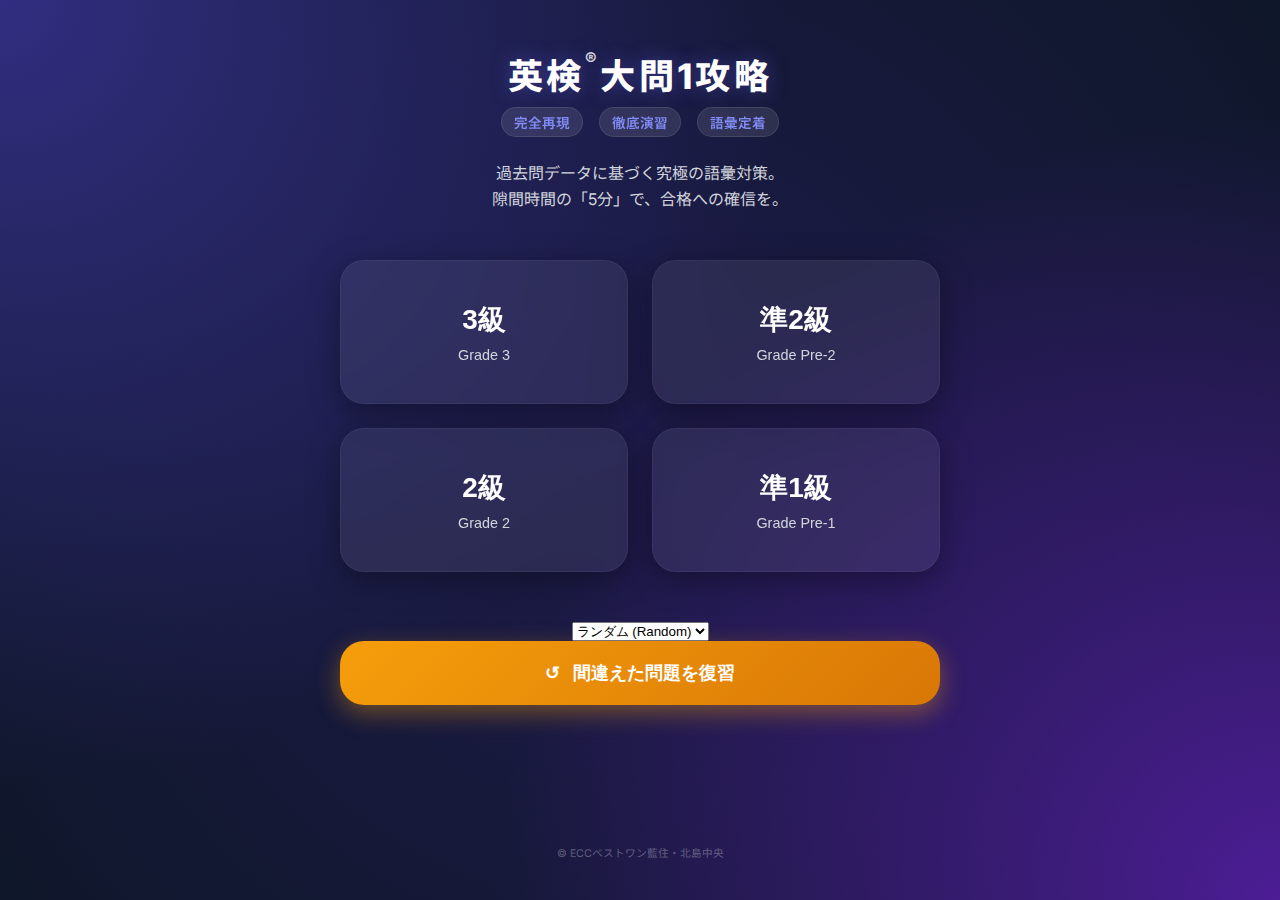
<file: index.html>
<!DOCTYPE html>
<html lang="ja">

<head>
    <meta charset="UTF-8">
    <meta name="viewport" content="width=device-width, initial-scale=1.0">
    <title>英検過去問演習 - Eiken Practice</title>
    <link rel="stylesheet" href="style.css">
    <link rel="preconnect" href="https://fonts.googleapis.com">
    <link rel="preconnect" href="https://fonts.gstatic.com" crossorigin>
    <link
        href="https://fonts.googleapis.com/css2?family=Inter:wght@400;600;700&family=Noto+Sans+JP:wght@400;500;700&display=swap"
        rel="stylesheet">
</head>

<body>
    <div id="app">
        <!-- Views will be rendered here -->
        <header class="app-header">
            <h1 id="app-title">英検<sup>®</sup>大問1攻略</h1>
            <div class="hero-tags">
                <span class="hero-tag">完全再現</span>
                <span class="hero-tag">徹底演習</span>
                <span class="hero-tag">語彙定着</span>
            </div>
            <p class="hero-desc">過去問データに基づく究極の語彙対策。<br>隙間時間の「5分」で、合格への確信を。</p>
        </header>

        <main id="main-container" class="container">
            <!-- Home View -->
            <div id="home-view" class="view active">
                <div class="grade-grid">
                    <button class="grade-card" data-grade="3">
                        <span class="grade-label">3級</span>
                        <span class="grade-sub">Grade 3</span>
                    </button>
                    <button class="grade-card" data-grade="pre-2">
                        <span class="grade-label">準2級</span>
                        <span class="grade-sub">Grade Pre-2</span>
                    </button>
                    <button class="grade-card" data-grade="2">
                        <span class="grade-label">2級</span>
                        <span class="grade-sub">Grade 2</span>
                    </button>
                    <button class="grade-card" data-grade="pre-1">
                        <span class="grade-label">準1級</span>
                        <span class="grade-sub">Grade Pre-1</span>
                    </button>
                </div>

                <div id="review-container" class="review-container hidden">
                    <div class="review-controls">
                        <select id="review-order" class="review-select">
                            <option value="random">ランダム (Random)</option>
                            <option value="sequential">追加順 (Sequential)</option>
                        </select>
                        <button id="review-btn" class="review-btn">
                            <span class="review-icon">↺</span>
                            間違えた問題を復習
                        </button>
                    </div>
                    <p id="mistakes-count" class="mistakes-count"></p>
                </div>
            </div>

            <!-- Settings View -->
            <div id="settings-view" class="view hidden">
                <div class="settings-card">
                    <h2 id="settings-title" class="settings-title">設定 (Settings)</h2>

                    <div class="settings-form">
                        <!-- Year Selection -->
                        <div class="form-group">
                            <label>
                                実施年度 (Year/Session)
                                <span id="setting-available-count" class="badge-count"></span>
                            </label>
                            <select id="setting-year" class="form-control">
                                <option value="all">すべて (All)</option>
                                <!-- Examples will be populated dynamically -->
                            </select>
                        </div>

                        <!-- Range Selection -->
                        <div class="form-group">
                            <label>問題ID範囲 (ID Range)</label>
                            <div class="range-inputs">
                                <input type="number" id="setting-range-start" class="form-control"
                                    placeholder="Start (e.g. 1)" min="1">
                                <span>～</span>
                                <input type="number" id="setting-range-end" class="form-control" placeholder="End"
                                    min="1">
                            </div>
                            <p class="helper-text">※空欄の場合は全範囲になります</p>
                        </div>

                        <!-- Order Selection -->
                        <div class="form-group">
                            <label>出題順 (Order)</label>
                            <select id="setting-order" class="form-control">
                                <option value="id">ID順 (Sequential)</option>
                                <option value="random">ランダム (Random)</option>
                            </select>
                        </div>

                        <!-- Count Selection -->
                        <div class="form-group">
                            <label>出題数 (Question Count)</label>
                            <select id="setting-count" class="form-control">
                                <option value="10">10問</option>
                                <option value="20">20問</option>
                                <option value="all">すべて</option>
                            </select>
                        </div>
                    </div>

                    <div class="settings-actions">
                        <button id="settings-back-btn" class="nav-btn">戻る</button>
                        <button id="quiz-start-btn" class="start-btn">テスト開始 (Start)</button>
                    </div>
                </div>
            </div>

            <!-- Quiz View -->
            <div id="quiz-view" class="view hidden">
                <div class="quiz-header">
                    <button id="home-btn" class="icon-btn">
                        <svg width="24" height="24" viewBox="0 0 24 24" fill="none" xmlns="http://www.w3.org/2000/svg">
                            <path d="M19 12H5" stroke="currentColor" stroke-width="2" stroke-linecap="round"
                                stroke-linejoin="round" />
                            <path d="M12 19L5 12L12 5" stroke="currentColor" stroke-width="2" stroke-linecap="round"
                                stroke-linejoin="round" />
                        </svg>
                        ホーム
                    </button>
                    <div class="progress-display">
                        <span id="current-grade-display">2級</span> | <span id="progress-text">1 / 10</span>
                    </div>
                </div>

                <div class="question-card">
                    <div class="question-content">
                        <p id="question-text">Loading question...</p>
                    </div>

                    <div id="options-container" class="options-grid">
                        <!-- Options will be injected here -->
                    </div>

                    <div id="feedback-section" class="feedback-section hidden">
                        <div id="result-badge" class="result-badge">
                            <!-- Correct/Incorrect -->
                        </div>
                        <div class="explanation-box">
                            <h4>解説</h4>
                            <p id="explanation-text">Explanation goes here.</p>
                        </div>
                    </div>

                    <div class="card-footer-meta">
                        <span id="question-source"></span>
                    </div>
                </div>

                <div class="quiz-footer">
                    <button id="prev-btn" class="nav-btn" disabled>前へ</button>
                    <button id="next-btn" class="nav-btn">次へ</button>
                </div>
            </div>
        </main>

        <footer class="app-footer">
            <small>&copy; ECCベストワン藍住・北島中央</small>
        </footer>
    </div>
    <script src="data.js"></script>
    <script src="app.js"></script>
</body>

</html>
</file>
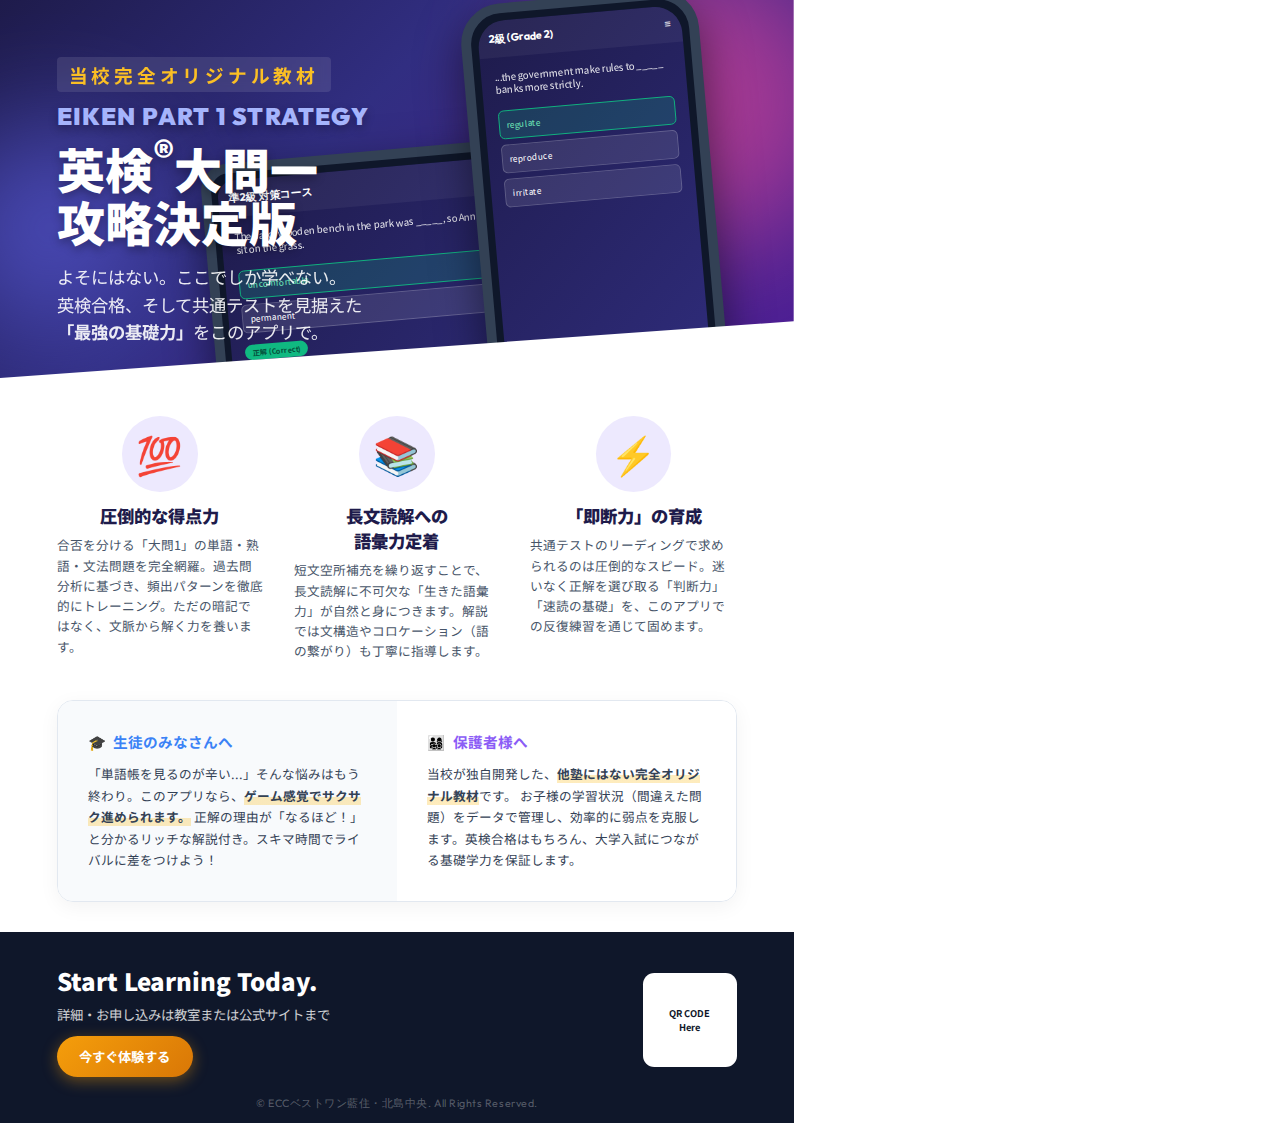
<file: flyer.html>
<!DOCTYPE html>
<html lang="ja">

<head>
    <meta charset="UTF-8">
    <meta name="viewport" content="width=device-width, initial-scale=1.0">
    <title>英検大問一攻略決定版 - 公式アプリ案内</title>
    <link rel="preconnect" href="https://fonts.googleapis.com">
    <link rel="preconnect" href="https://fonts.gstatic.com" crossorigin>
    <link
        href="https://fonts.googleapis.com/css2?family=Noto+Sans+JP:wght@400;700;900&family=Outfit:wght@700&display=swap"
        rel="stylesheet">
    <style>
        /* A4 Reset & Base Styles */
        @page {
            size: A4;
            margin: 0;
        }

        * {
            box-sizing: border-box;
            -webkit-print-color-adjust: exact;
            print-color-adjust: exact;
        }

        body {
            margin: 0;
            padding: 0;
            width: 210mm;
            height: 297mm;
            /* Exact A4 height */
            font-family: 'Noto Sans JP', sans-serif;
            background: #fff;
            color: #1e293b;
            overflow: hidden;
            display: flex;
            flex-direction: column;
            justify-content: space-between;
        }

        /* Hero Section */
        .hero {
            background: linear-gradient(135deg, #1e1b4b 0%, #312e81 40%, #4c1d95 100%);
            color: white;
            padding: 15mm 15mm 0 15mm;
            position: relative;
            overflow: hidden;
            height: 100mm;
            /* Fixed height for Hero */
            flex-shrink: 0;
            clip-path: polygon(0 0, 100% 0, 100% 85%, 0 100%);
        }

        /* Abstract Glass Background Elements */
        .glass-orb {
            position: absolute;
            border-radius: 50%;
            filter: blur(60px);
            opacity: 0.6;
        }

        .orb-1 {
            width: 300px;
            height: 300px;
            background: #ec4899;
            top: -50px;
            right: -50px;
        }

        .orb-2 {
            width: 200px;
            height: 200px;
            background: #6366f1;
            bottom: 50px;
            left: -50px;
        }

        .header-content {
            position: relative;
            z-index: 10;
        }

        .tagline {
            font-size: 14pt;
            font-weight: 700;
            letter-spacing: 0.2em;
            color: #fbbf24;
            /* Amber 400 */
            margin-bottom: 3mm;
            display: inline-block;
            background: rgba(255, 255, 255, 0.1);
            padding: 4px 12px;
            border-radius: 4px;
            backdrop-filter: blur(4px);
        }

        h1 {
            font-size: 36pt;
            line-height: 1.1;
            margin: 0 0 4mm 0;
            font-weight: 900;
            text-shadow: 0 4px 10px rgba(0, 0, 0, 0.3);
        }

        h1 span {
            color: #a5b4fc;
            font-size: 0.5em;
            display: block;
            margin-bottom: 1mm;
            font-family: 'Outfit', sans-serif;
            letter-spacing: 0.05em;
        }

        .sublead {
            font-size: 13pt;
            line-height: 1.6;
            margin-bottom: 2mm;
            opacity: 0.9;
            max-width: 60%;
        }

        /* Device Mockups (CSS Only) */
        .mockup-container {
            display: flex;
            gap: 20px;
            position: absolute;
            right: 15mm;
            bottom: -5mm;
            transform: translateY(12%) rotate(-5deg) scale(0.9);
            transform-origin: bottom right;
        }

        /* Phone Outline */
        .phone-mockup {
            width: 70mm;
            height: 140mm;
            background: #0f172a;
            border-radius: 12mm;
            border: 3mm solid #334155;
            padding: 2mm;
            box-shadow: 0 20px 50px rgba(0, 0, 0, 0.5);
            position: relative;
            z-index: 20;
        }

        /* Tablet Outline */
        .tablet-mockup {
            width: 120mm;
            height: 90mm;
            background: #0f172a;
            border-radius: 8mm;
            border: 3mm solid #334155;
            padding: 2mm;
            box-shadow: 0 20px 50px rgba(0, 0, 0, 0.5);
            position: absolute;
            left: -80mm;
            top: 40mm;
            z-index: 10;
        }

        .screen {
            width: 100%;
            height: 100%;
            background: linear-gradient(135deg, #1e1b4b, #312e81);
            border-radius: 8mm;
            /* inner radius */
            overflow: hidden;
            position: relative;
            display: flex;
            flex-direction: column;
        }

        .tablet-mockup .screen {
            border-radius: 5mm;
        }

        /* Fake UI inside Mockups */
        .app-header {
            padding: 12px;
            background: rgba(255, 255, 255, 0.05);
            font-family: 'Outfit', sans-serif;
            color: white;
            font-weight: bold;
            font-size: 9pt;
            display: flex;
            justify-content: space-between;
        }

        .app-body {
            padding: 15px;
            color: white;
            flex: 1;
        }

        .q-text {
            font-size: 8pt;
            line-height: 1.4;
            margin-bottom: 15px;
            opacity: 0.9;
        }

        .opt-btn {
            background: rgba(255, 255, 255, 0.1);
            border: 1px solid rgba(255, 255, 255, 0.2);
            padding: 8px;
            margin-bottom: 6px;
            border-radius: 6px;
            font-size: 7pt;
            display: flex;
            justify-content: space-between;
        }

        .opt-btn.correct {
            background: rgba(16, 185, 129, 0.2);
            border-color: #10b981;
            color: #6ee7b7;
        }

        .badge {
            display: inline-block;
            background: #10b981;
            color: #064e3b;
            padding: 3px 8px;
            border-radius: 10px;
            font-size: 6pt;
            font-weight: bold;
            margin-bottom: 8px;
        }

        /* Features Section */
        .features {
            padding: 5mm 15mm;
            display: grid;
            grid-template-columns: 1fr 1fr 1fr;
            gap: 8mm;
            flex-grow: 1;
            align-content: center;
        }

        .feature-card {
            text-align: center;
        }

        .feature-icon {
            font-size: 28pt;
            margin-bottom: 3mm;
            color: #4c1d95;
            background: #ede9fe;
            width: 20mm;
            height: 20mm;
            line-height: 20mm;
            border-radius: 50%;
            display: inline-block;
        }

        .feature-title {
            font-weight: 900;
            font-size: 13pt;
            color: #1e1b4b;
            margin-bottom: 2mm;
        }

        .feature-desc {
            font-size: 9.5pt;
            line-height: 1.6;
            color: #475569;
            text-align: left;
        }

        /* Message Section (Grid) */
        .message-section {
            display: grid;
            grid-template-columns: 1fr 1fr;
            gap: 0;
            margin: 0 15mm 8mm 15mm;
            border-radius: 16px;
            overflow: hidden;
            box-shadow: 0 5px 20px rgba(0, 0, 0, 0.05);
            border: 1px solid #e2e8f0;
            flex-shrink: 0;
        }

        .msg-box {
            padding: 8mm;
        }

        .msg-student {
            background: #f8fafc;
        }

        .msg-parent {
            background: #fff;
        }

        .msg-title {
            font-size: 11pt;
            font-weight: 700;
            margin-bottom: 3mm;
            display: flex;
            align-items: center;
            gap: 2mm;
        }

        .msg-title.student {
            color: #3b82f6;
        }

        .msg-title.parent {
            color: #8b5cf6;
        }

        .msg-text {
            font-size: 9.5pt;
            line-height: 1.7;
            color: #334155;
        }

        .highlight {
            background: linear-gradient(180deg, transparent 60%, rgba(251, 191, 36, 0.3) 60%);
            font-weight: bold;
        }

        /* Footer / CTA */
        .footer {
            background: #0f172a;
            color: white;
            padding: 8mm 15mm 12mm 15mm;
            /* Extra bottom padding for aesthetic balance */
            width: 100%;
            display: flex;
            justify-content: space-between;
            align-items: center;
            flex-shrink: 0;
            position: relative;
        }

        .footer-left h2 {
            font-size: 18pt;
            margin: 0 0 2mm 0;
            font-weight: 900;
        }

        .footer-left p {
            margin: 0;
            opacity: 0.8;
            font-size: 10pt;
        }

        .cta-badge {
            background: linear-gradient(135deg, #f59e0b 0%, #d97706 100%);
            color: white;
            padding: 3mm 6mm;
            font-weight: 700;
            border-radius: 50px;
            text-decoration: none;
            display: inline-block;
            margin-top: 3mm;
            box-shadow: 0 4px 15px rgba(245, 158, 11, 0.4);
            font-size: 10pt;
        }

        .qr-placeholder {
            background: white;
            width: 25mm;
            height: 25mm;
            border-radius: 3mm;
            display: flex;
            align-items: center;
            justify-content: center;
            color: #0f172a;
            font-weight: bold;
            font-size: 7pt;
            text-align: center;
        }

        .footer-copyright {
            position: absolute;
            bottom: 3mm;
            left: 0;
            width: 100%;
            text-align: center;
            font-size: 8pt;
            color: rgba(255, 255, 255, 0.3);
            font-family: 'Outfit', sans-serif;
            letter-spacing: 0.05em;
        }
    </style>
</head>

<body>

    <!-- Hero Header -->
    <div class="hero">
        <div class="glass-orb orb-1"></div>
        <div class="glass-orb orb-2"></div>

        <div class="header-content">
            <div class="tagline">当校完全オリジナル教材</div>
            <h1>
                <span>EIKEN PART 1 STRATEGY</span>
                英検<sup>®</sup>大問一<br>攻略決定版
            </h1>
            <div class="sublead">
                よそにはない。ここでしか学べない。<br>
                英検合格、そして共通テストを見据えた<br>
                <strong>「最強の基礎力」</strong>をこのアプリで。
            </div>
        </div>

        <!-- CSS Mockups -->
        <div class="mockup-container">
            <!-- Tablet -->
            <div class="tablet-mockup">
                <div class="screen">
                    <div class="app-header">
                        <span>準2級 対策コース</span>
                        <span>...</span>
                    </div>
                    <div class="app-body">
                        <div class="q-text">
                            The hard, wooden bench in the park was _____, so Anna and Cathy decided to sit on the grass.
                        </div>
                        <div class="opt-btn correct">
                            <span>uncomfortable</span>
                            <span>不快な</span>
                        </div>
                        <div class="opt-btn">
                            <span>permanent</span>
                            <span>永続的な</span>
                        </div>
                        <div class="badge">正解 (Correct)</div>
                        <div style="font-size:7pt; line-height:1.4; opacity:0.8;">
                            公園の硬い木製のベンチは<br>不快な／心地よくないだったので...
                        </div>
                    </div>
                </div>
            </div>

            <!-- Phone -->
            <div class="phone-mockup">
                <div class="screen">
                    <div class="app-header">
                        <span>2級 (Grade 2)</span>
                        <span>≡</span>
                    </div>
                    <div class="app-body">
                        <div class="q-text">
                            ...the government make rules to _____ banks more strictly.
                        </div>
                        <div class="opt-btn correct">
                            <span>regulate</span>
                        </div>
                        <div class="opt-btn">
                            <span>reproduce</span>
                        </div>
                        <div class="opt-btn">
                            <span>irritate</span>
                        </div>
                    </div>
                </div>
            </div>
        </div>
    </div>

    <!-- Features -->
    <div class="features">
        <div class="feature-card">
            <div class="feature-icon">💯</div>
            <div class="feature-title">圧倒的な得点力</div>
            <div class="feature-desc">
                合否を分ける「大問1」の単語・熟語・文法問題を完全網羅。過去問分析に基づき、頻出パターンを徹底的にトレーニング。ただの暗記ではなく、文脈から解く力を養います。
            </div>
        </div>
        <div class="feature-card">
            <div class="feature-icon">📚</div>
            <div class="feature-title">長文読解への<br>語彙力定着</div>
            <div class="feature-desc">
                短文空所補充を繰り返すことで、長文読解に不可欠な「生きた語彙力」が自然と身につきます。解説では文構造やコロケーション（語の繋がり）も丁寧に指導します。
            </div>
        </div>
        <div class="feature-card">
            <div class="feature-icon">⚡</div>
            <div class="feature-title">「即断力」の育成</div>
            <div class="feature-desc">
                共通テストのリーディングで求められるのは圧倒的なスピード。迷いなく正解を選び取る「判断力」「速読の基礎」を、このアプリでの反復練習を通じて固めます。
            </div>
        </div>
    </div>

    <!-- Target Audience Messages -->
    <div class="message-section">
        <div class="msg-box msg-student">
            <div class="msg-title student">
                <span>🎓</span> 生徒のみなさんへ
            </div>
            <div class="msg-text">
                「単語帳を見るのが辛い...」そんな悩みはもう終わり。このアプリなら、<span class="highlight">ゲーム感覚でサクサク進められます。</span>
                正解の理由が「なるほど！」と分かるリッチな解説付き。スキマ時間でライバルに差をつけよう！
            </div>
        </div>
        <div class="msg-box msg-parent">
            <div class="msg-title parent">
                <span>👨‍👩‍👧‍👦</span> 保護者様へ
            </div>
            <div class="msg-text">
                当校が独自開発した、<span class="highlight">他塾にはない完全オリジナル教材</span>です。
                お子様の学習状況（間違えた問題）をデータで管理し、効率的に弱点を克服します。英検合格はもちろん、大学入試につながる基礎学力を保証します。
            </div>
        </div>
    </div>

    <!-- Footer -->
    <div class="footer">
        <div class="footer-left">
            <h2>Start Learning Today.</h2>
            <p>詳細・お申し込みは教室または公式サイトまで</p>
            <div class="cta-badge">今すぐ体験する</div>
        </div>
        <div class="qr-placeholder">
            QR CODE<br>Here
        </div>
        <div class="footer-copyright">
            © ECCベストワン藍住・北島中央. All Rights Reserved.
        </div>
    </div>

</body>

</html>
</file>
<file: style.css>
:root {
    --primary-color: #6366f1;
    /* Indigo 500 */
    --primary-light: #818cf8;
    /* Indigo 400 */
    --primary-glow: rgba(99, 102, 241, 0.4);
    --secondary-color: #10b981;
    /* Emerald 500 */
    --danger-color: #ef4444;
    /* Red 500 */
    --text-main: #f3f4f6;
    /* Gray 100 */
    --text-sub: #d1d5db;
    /* Gray 300 */

    /* Glass Vars */
    --glass-bg: rgba(255, 255, 255, 0.07);
    --glass-border: rgba(255, 255, 255, 0.1);
    --glass-shadow: 0 8px 32px 0 rgba(0, 0, 0, 0.37);
    --card-radius: 1.5rem;

    --bg-deep: #0f172a;
    /* Slate 900 */
}

* {
    box-sizing: border-box;
    margin: 0;
    padding: 0;
}

body {
    font-family: 'Inter', 'Noto Sans JP', sans-serif;
    color: var(--text-main);
    background-color: var(--bg-deep);
    /* Dynamic Background */
    background: radial-gradient(circle at 0% 0%, #312e81 0%, transparent 50%),
        radial-gradient(circle at 100% 100%, #4c1d95 0%, transparent 50%),
        radial-gradient(circle at 50% 50%, #1e1b4b 0%, #0f172a 100%);
    background-attachment: fixed;
    min-height: 100vh;
    display: flex;
    justify-content: center;
    align-items: center;
    overflow-x: hidden;
}

#app {
    width: 100%;
    max-width: 1024px;
    min-height: 100vh;
    display: flex;
    flex-direction: column;
    padding: 1rem;
    position: relative;
    z-index: 1;
}

/* Header & Hero */
.app-header {
    text-align: center;
    margin-bottom: 3rem;
    padding-top: 2rem;
    animation: fadeInDown 0.8s ease-out;
    transition: opacity 0.3s ease, margin 0.3s ease, padding 0.3s ease;
}

.app-header.hidden {
    display: none;
}

#app-title {
    font-size: 2.2rem;
    font-weight: 800;
    color: white;
    letter-spacing: 0.1em;
    margin-bottom: 0.5rem;
    text-shadow: 0 0 20px var(--primary-glow);
}

#app-title sup {
    font-size: 0.5em;
    vertical-align: top;
    opacity: 0.8;
}

.hero-tags {
    display: flex;
    justify-content: center;
    gap: 1rem;
    margin-bottom: 1.5rem;
    flex-wrap: wrap;
}

.hero-tag {
    font-size: 0.85rem;
    background: rgba(255, 255, 255, 0.1);
    padding: 0.25rem 0.75rem;
    border-radius: 2rem;
    border: 1px solid var(--glass-border);
    backdrop-filter: blur(4px);
    color: var(--primary-light);
    font-weight: 600;
}

.hero-desc {
    color: var(--text-sub);
    line-height: 1.6;
    font-size: 1rem;
}

/* Views Transitions */
.view {
    flex: 1;
    display: flex;
    flex-direction: column;
    transition: opacity 0.4s ease, transform 0.4s ease;
}

.view.hidden {
    display: none;
    opacity: 0;
    transform: translateY(20px);
}

.view.active {
    display: flex;
    opacity: 1;
    transform: translateY(0);
    animation: fadeInUp 0.5s ease-out;
}

@keyframes fadeInDown {
    from {
        opacity: 0;
        transform: translateY(-20px);
    }

    to {
        opacity: 1;
        transform: translateY(0);
    }
}

@keyframes fadeInUp {
    from {
        opacity: 0;
        transform: translateY(20px);
    }

    to {
        opacity: 1;
        transform: translateY(0);
    }
}

/* Home View Grid */
#home-view {
    align-items: center;
}

.grade-grid {
    display: grid;
    grid-template-columns: repeat(2, 1fr);
    gap: 1.5rem;
    width: 100%;
    max-width: 600px;
    margin-bottom: 3rem;
}

.grade-card {
    background: var(--glass-bg);
    border: 1px solid var(--glass-border);
    border-radius: var(--card-radius);
    padding: 2.5rem 1.5rem;
    display: flex;
    flex-direction: column;
    align-items: center;
    cursor: pointer;
    backdrop-filter: blur(12px);
    box-shadow: var(--glass-shadow);
    transition: all 0.3s cubic-bezier(0.25, 0.8, 0.25, 1);
    position: relative;
    overflow: hidden;
    text-decoration: none;
    border: 1px solid rgba(255, 255, 255, 0.05);
    /* subtle border */
}

.grade-card::before {
    content: '';
    position: absolute;
    top: 0;
    left: 0;
    right: 0;
    bottom: 0;
    background: linear-gradient(135deg, rgba(255, 255, 255, 0.1) 0%, transparent 100%);
    opacity: 0;
    transition: opacity 0.3s;
}

.grade-card:hover {
    transform: translateY(-8px) scale(1.02);
    border-color: var(--primary-light);
    box-shadow: 0 15px 40px rgba(0, 0, 0, 0.5);
}

.grade-card:hover::before {
    opacity: 1;
}

.grade-label {
    font-size: 1.75rem;
    font-weight: 800;
    color: white;
    margin-bottom: 0.5rem;
}

.grade-sub {
    font-size: 0.9rem;
    color: var(--text-sub);
    font-weight: 500;
}

/* Settings Card */
.settings-card {
    background: var(--glass-bg);
    border: 1px solid var(--glass-border);
    border-radius: var(--card-radius);
    backdrop-filter: blur(16px);
    box-shadow: var(--glass-shadow);
    padding: 2.5rem;
    width: 100%;
    max-width: 500px;
    margin: 0 auto;
}

.settings-title {
    text-align: center;
    color: white;
    margin-bottom: 2rem;
    font-size: 1.5rem;
}

.form-group {
    margin-bottom: 2rem;
}

.form-group label {
    display: block;
    margin-bottom: 0.75rem;
    font-weight: 600;
    color: var(--text-sub);
    font-size: 0.95rem;
}

.badge-count {
    display: inline-block;
    margin-left: 0.5rem;
    font-size: 0.75rem;
    color: #1e1b4b;
    /* Dark text for contrast */
    font-weight: 700;
    background: var(--primary-light);
    padding: 0.2rem 0.6rem;
    border-radius: 1rem;
    vertical-align: middle;
}

.form-control {
    width: 100%;
    padding: 0.9rem;
    border: 1px solid rgba(255, 255, 255, 0.2);
    border-radius: 0.75rem;
    font-size: 1rem;
    background: rgba(0, 0, 0, 0.2);
    color: white;
    transition: all 0.2s;
}

.form-control:focus {
    outline: none;
    border-color: var(--primary-light);
    background: rgba(0, 0, 0, 0.4);
    box-shadow: 0 0 0 2px rgba(99, 102, 241, 0.3);
}

.form-control option {
    background: #1e293b;
    /* Dark bg for options */
    color: white;
}

.range-inputs {
    display: flex;
    align-items: center;
    gap: 1rem;
}

.helper-text {
    font-size: 0.8rem;
    color: rgba(255, 255, 255, 0.5);
    margin-top: 0.5rem;
}

/* Action Buttons */
.settings-actions,
.quiz-footer {
    display: flex;
    gap: 1rem;
    margin-top: 2rem;
}

.quiz-footer {
    justify-content: space-between;
    padding: 0 0.5rem;
}

.nav-btn,
.start-btn {
    border: none;
    border-radius: 0.75rem;
    font-weight: 600;
    cursor: pointer;
    transition: all 0.2s;
    font-size: 1rem;
}

.nav-btn {
    background: rgba(255, 255, 255, 0.1);
    color: white;
    padding: 0.75rem 1.5rem;
    border: 1px solid rgba(255, 255, 255, 0.1);
}

.nav-btn:hover:not(:disabled) {
    background: rgba(255, 255, 255, 0.2);
    transform: translateY(-2px);
}

.nav-btn:disabled {
    opacity: 0.3;
    cursor: allowed;
    /* Keep clickable feeling away */
}

.start-btn {
    background: var(--secondary-color);
    color: #064e3b;
    /* Dark green text */
    flex: 1;
    padding: 1rem;
    box-shadow: 0 4px 15px rgba(16, 185, 129, 0.4);
}

.start-btn:hover {
    background: #34d399;
    transform: translateY(-2px);
    box-shadow: 0 6px 20px rgba(16, 185, 129, 0.6);
}

/* Quiz View */
.quiz-header {
    display: flex;
    justify-content: space-between;
    align-items: center;
    margin-bottom: 2rem;
    padding: 0 1rem;
}

.icon-btn {
    background: none;
    border: none;
    color: var(--text-sub);
    cursor: pointer;
    transition: color 0.2s;
}

.icon-btn:hover {
    color: white;
}

.grade-display-tag {
    background: rgba(255, 255, 255, 0.1);
    padding: 0.25rem 0.75rem;
    border-radius: 1rem;
    font-size: 0.9rem;
    color: var(--primary-light);
}

.progress-display {
    font-family: monospace;
    font-weight: 700;
    color: var(--text-sub);
}

.question-card {
    background: var(--glass-bg);
    border: 1px solid var(--glass-border);
    backdrop-filter: blur(20px);
    border-radius: var(--card-radius);
    padding: 2.5rem;
    box-shadow: var(--glass-shadow);
    max-height: 70vh;
    overflow-y: auto;
    position: relative;
    /* transition: height 0.3s; */
}

#question-text {
    font-size: 1.35rem;
    line-height: 1.7;
    font-weight: 500;
    margin-bottom: 2.5rem;
}

.options-grid {
    display: grid;
    grid-template-columns: 1fr;
    gap: 1.25rem;
    margin-bottom: 2rem;
}

@media (min-width: 768px) {
    .options-grid {
        grid-template-columns: repeat(2, 1fr);
    }
}

.option-btn {
    padding: 1.25rem;
    background: rgba(255, 255, 255, 0.03);
    border: 1px solid rgba(255, 255, 255, 0.1);
    border-radius: 1rem;
    color: var(--text-main);
    text-align: left;
    font-size: 1.1rem;
    cursor: pointer;
    transition: all 0.2s;
    display: flex;
    justify-content: space-between;
    align-items: center;
    gap: 0.5rem;
    /* space between text and jp */
}

.option-btn:hover:not(:disabled) {
    background: rgba(99, 102, 241, 0.15);
    /* Indigo tint */
    border-color: var(--primary-color);
}

.opt-en {
    font-weight: 700;
}

.opt-jp {
    font-size: 0.9rem;
    color: rgba(255, 255, 255, 0.7);
    display: none;
}

.reveal-answers .opt-jp {
    display: block;
}

.option-btn:hover:not(:disabled) .opt-jp {
    color: var(--primary-light);
}

.option-btn.selected {
    background: var(--primary-color);
    border-color: var(--primary-color);
    color: white;
}

.option-btn.correct {
    background: rgba(16, 185, 129, 0.2);
    border-color: var(--secondary-color);
    color: #6ee7b7;
    /* Emerald 300 */
}

.option-btn.correct .opt-jp {
    color: #6ee7b7;
}

.option-btn.incorrect {
    background: rgba(239, 68, 68, 0.2);
    border-color: var(--danger-color);
    color: #fca5a5;
    /* Red 300 */
}

.option-btn.incorrect .opt-jp {
    color: #fca5a5;
}

/* Feedback */
.feedback-section {
    margin-top: 2rem;
    padding-top: 2rem;
    border-top: 1px solid rgba(255, 255, 255, 0.1);
    animation: fadeInDown 0.4s ease-out;
}

.feedback-section.hidden {
    display: none;
}

.result-badge {
    display: inline-block;
    padding: 0.5rem 1.25rem;
    border-radius: 2rem;
    font-weight: 800;
    margin-bottom: 1.5rem;
    font-size: 1.05rem;
}

.result-badge.correct {
    background: var(--secondary-color);
    color: #064e3b;
}

.result-badge.incorrect {
    background: var(--danger-color);
    color: #450a0a;
}

.explanation-box h4 {
    color: var(--text-sub);
    text-transform: uppercase;
    letter-spacing: 0.1em;
    font-size: 0.85rem;
    margin-bottom: 1rem;
}

.translation-box {
    background: rgba(0, 0, 0, 0.3);
    padding: 1.25rem;
    border-left: 4px solid var(--primary-color);
    border-radius: 0 0.5rem 0.5rem 0;
    margin-bottom: 1.5rem;
    line-height: 1.7;
    color: #e2e8f0;
}

.explanation-content {
    line-height: 1.8;
    color: #f3f4f6;
    white-space: pre-wrap;
}

.card-footer-meta {
    margin-top: 2rem;
    text-align: right;
    color: rgba(255, 255, 255, 0.4);
    font-family: monospace;
    font-size: 0.8rem;
}

/* Structured Explanation Styles */
.expl-header {
    font-weight: 700;
    font-size: 1.1rem;
    margin-bottom: 1.25rem;
    color: var(--secondary-color);
    border-bottom: 1px solid rgba(255, 255, 255, 0.1);
    padding-bottom: 0.75rem;
}

.expl-reason {
    margin-bottom: 1.5rem;
    background: rgba(255, 255, 255, 0.05);
    padding: 1.25rem;
    border-radius: 12px;
    border-left: 4px solid var(--secondary-color);
}

.expl-label {
    font-size: 0.85em;
    font-weight: 800;
    color: var(--text-sub);
    margin-bottom: 0;
    line-height: 1.4;
    display: flex;
    align-items: center;
    gap: 0.5rem;
    text-transform: uppercase;
    letter-spacing: 0.05em;
}

.expl-text {
    margin-top: 0.25rem;
    line-height: 1.8;
    color: var(--text-main);
}

.expl-vocab {
    margin-top: 1rem;
    background: rgba(0, 0, 0, 0.25);
    padding: 1.25rem;
    border-radius: 12px;
}

.expl-list {
    list-style: none;
    padding: 0;
    margin: 0;
}

.expl-list li {
    padding: 0.5rem 0;
    border-bottom: 1px solid rgba(255, 255, 255, 0.1);
    font-size: 0.95rem;
    color: #cbd5e1;
}

.expl-list li:last-child {
    border-bottom: none;
}

/* Review Container */
.review-container {
    width: 100%;
    max-width: 600px;
    margin: 0 auto;
    text-align: center;
}

.review-btn {
    background: linear-gradient(135deg, #f59e0b 0%, #d97706 100%);
    color: white;
    font-size: 1.1rem;
    font-weight: 700;
    padding: 1.25rem;
    width: 100%;
    border: none;
    border-radius: var(--card-radius);
    cursor: pointer;
    box-shadow: 0 8px 25px rgba(245, 158, 11, 0.4);
    transition: all 0.3s;
    display: flex;
    justify-content: center;
    align-items: center;
    gap: 0.8rem;
}

.review-btn:hover {
    transform: translateY(-3px) scale(1.02);
    box-shadow: 0 12px 30px rgba(245, 158, 11, 0.5);
}

.mistakes-count {
    margin-top: 0.75rem;
    color: var(--text-sub);
    font-size: 0.9rem;
}

/* GLOBAL FOOTER */
.app-footer {
    text-align: center;
    padding: 1.5rem;
    color: rgba(255, 255, 255, 0.3);
    font-size: 0.8rem;
    margin-top: auto;
}

/* Responsive */
@media (max-width: 600px) {
    .grade-grid {
        grid-template-columns: 1fr;
    }

    #app-title {
        font-size: 1.8rem;
    }

    .question-card {
        padding: 1.5rem;
    }

    .settings-card {
        padding: 1.5rem;
    }
}
</file>
